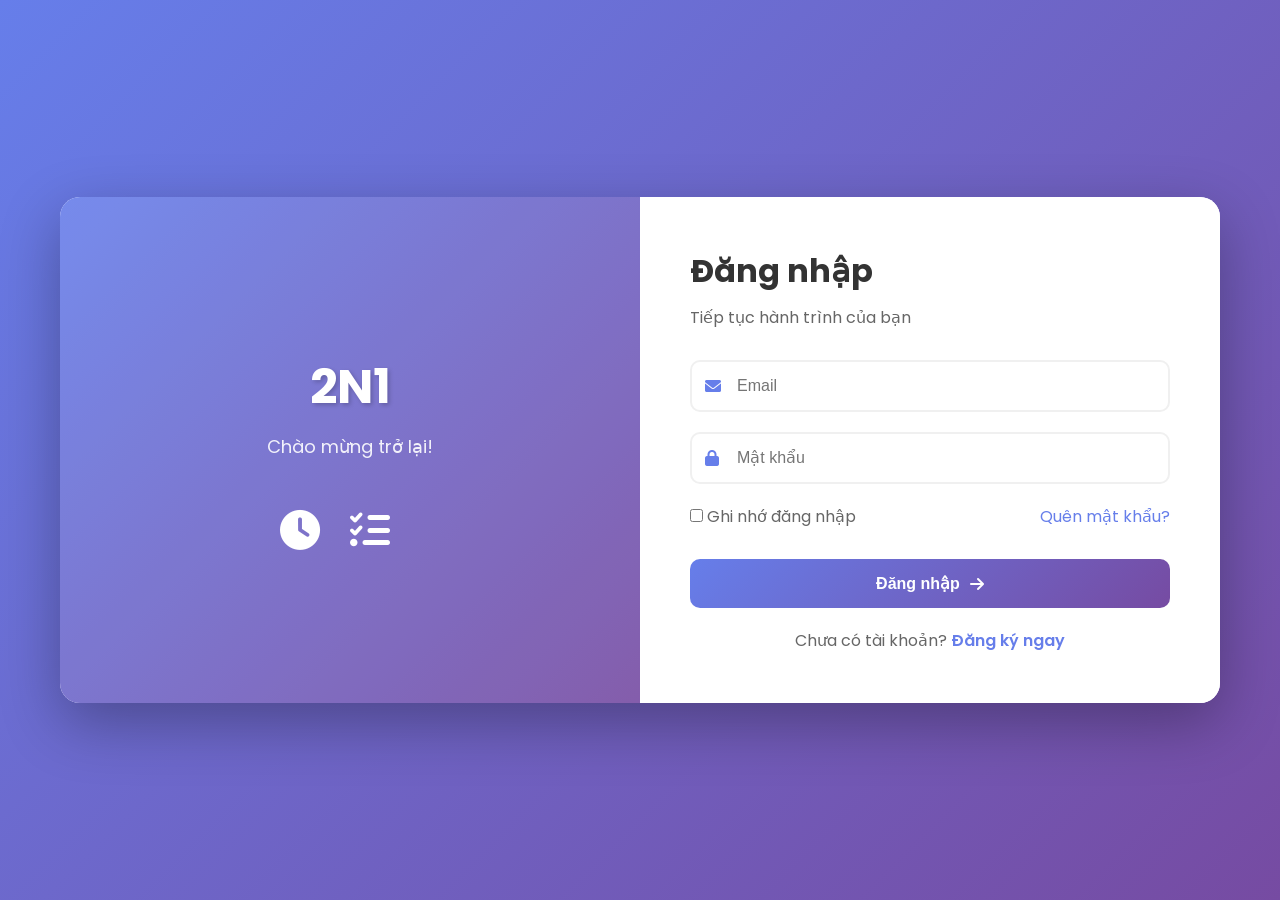
<file: index.html>
<!DOCTYPE html>
<html lang="vi">
<head>
    <meta charset="UTF-8">
    <meta name="viewport" content="width=device-width, initial-scale=1.0">
    <title>Đăng nhập - 2N1 Time Manager</title>
    <link rel="stylesheet" href="css/style.css">
    <link href="https://fonts.googleapis.com/css2?family=Poppins:wght@300;400;500;600;700&display=swap" rel="stylesheet">
    <link rel="stylesheet" href="https://cdnjs.cloudflare.com/ajax/libs/font-awesome/6.0.0/css/all.min.css">
</head>
<body>
    <div class="login-container">
        <div class="login-box">
            <div class="login-left">
                <div class="login-content">
                    <h1>2N1</h1>
                    <p>Chào mừng trở lại!</p>
                    <div class="floating-elements">
                        <i class="fas fa-clock"></i>
                        <i class="fas fa-tasks"></i>
                        <i class="fas fa-pomodoro"></i>
                    </div>
                </div>
            </div>
            <div class="login-right">
                <h2>Đăng nhập</h2>
                <p class="subtitle">Tiếp tục hành trình của bạn</p>
                
                <form id="loginForm" onsubmit="return handleLogin(event)">
                    <div class="input-group">
                        <i class="fas fa-envelope"></i>
                        <input type="email" id="email" placeholder="Email" required>
                    </div>
                    
                    <div class="input-group">
                        <i class="fas fa-lock"></i>
                        <input type="password" id="password" placeholder="Mật khẩu" required>
                    </div>
                    
                    <div class="remember-forgot">
                        <label>
                            <input type="checkbox"> Ghi nhớ đăng nhập
                        </label>
                        <a href="#">Quên mật khẩu?</a>
                    </div>
                    
                    <button type="submit" class="login-btn">
                        <span>Đăng nhập</span>
                        <i class="fas fa-arrow-right"></i>
                    </button>
                </form>
                
                <p class="register-link">
                    Chưa có tài khoản? <a href="register.html">Đăng ký ngay</a>
                </p>
            </div>
        </div>
    </div>

    <script>
        function handleLogin(event) {
            event.preventDefault();
            
            const email = document.getElementById('email').value;
            const password = document.getElementById('password').value;
            
            // Get user from localStorage
            const user = JSON.parse(localStorage.getItem('currentUser'));
            
            if (user && user.email === email && user.password === password) {
                localStorage.setItem('isLoggedIn', 'true');
                window.location.href = 'dashboard.html';
            } else {
                alert('Email hoặc mật khẩu không chính xác!');
            }
            
            return false;
        }
    </script>
</body>
</html>
</file>
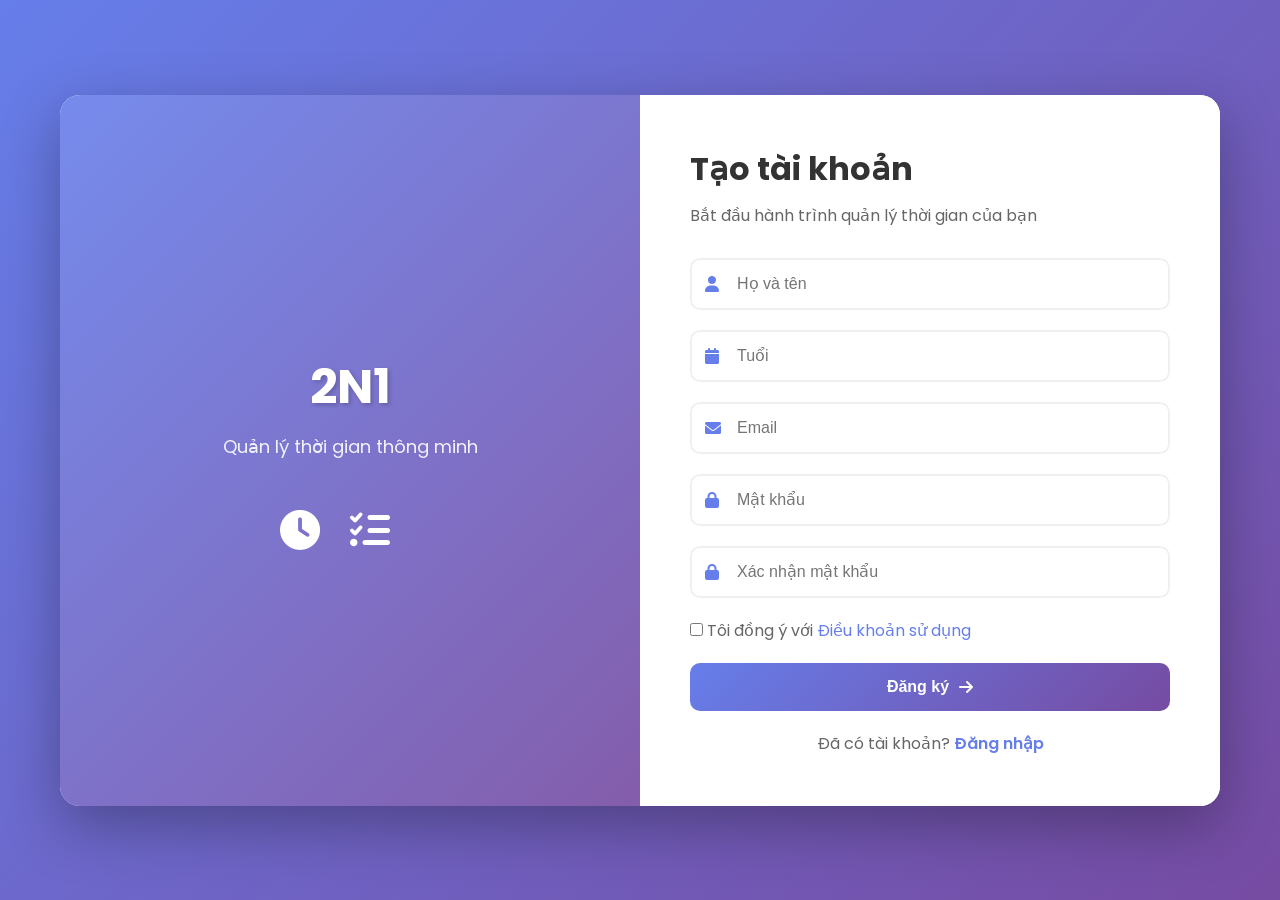
<file: register.html>
<!DOCTYPE html>
<html lang="vi">
<head>
    <meta charset="UTF-8">
    <meta name="viewport" content="width=device-width, initial-scale=1.0">
    <title>Đăng ký - 2N1 Time Manager</title>
    <link rel="stylesheet" href="css/style.css">
    <link href="https://fonts.googleapis.com/css2?family=Poppins:wght@300;400;500;600;700&display=swap" rel="stylesheet">
    <link rel="stylesheet" href="https://cdnjs.cloudflare.com/ajax/libs/font-awesome/6.0.0/css/all.min.css">
</head>
<body>
    <div class="register-container">
        <div class="register-box">
            <div class="register-left">
                <div class="register-content">
                    <h1>2N1</h1>
                    <p>Quản lý thời gian thông minh</p>
                    <div class="floating-elements">
                        <i class="fas fa-clock"></i>
                        <i class="fas fa-tasks"></i>
                        <i class="fas fa-pomodoro"></i>
                    </div>
                </div>
            </div>
            <div class="register-right">
                <h2>Tạo tài khoản</h2>
                <p class="subtitle">Bắt đầu hành trình quản lý thời gian của bạn</p>
                
                <form id="registerForm" onsubmit="return handleRegister(event)">
                    <div class="input-group">
                        <i class="fas fa-user"></i>
                        <input type="text" id="fullname" placeholder="Họ và tên" required>
                    </div>
                    
                    <div class="input-group">
                        <i class="fas fa-calendar"></i>
                        <input type="number" id="age" placeholder="Tuổi" min="1" max="120" required>
                    </div>
                    
                    <div class="input-group">
                        <i class="fas fa-envelope"></i>
                        <input type="email" id="email" placeholder="Email" required>
                    </div>
                    
                    <div class="input-group">
                        <i class="fas fa-lock"></i>
                        <input type="password" id="password" placeholder="Mật khẩu" required>
                    </div>
                    
                    <div class="input-group">
                        <i class="fas fa-lock"></i>
                        <input type="password" id="confirmPassword" placeholder="Xác nhận mật khẩu" required>
                    </div>
                    
                    <div class="terms">
                        <input type="checkbox" id="terms" required>
                        <label for="terms">Tôi đồng ý với <a href="#">Điều khoản sử dụng</a></label>
                    </div>
                    
                    <button type="submit" class="register-btn">
                        <span>Đăng ký</span>
                        <i class="fas fa-arrow-right"></i>
                    </button>
                </form>
                
                <p class="login-link">
                    Đã có tài khoản? <a href="index.html">Đăng nhập</a>
                </p>
            </div>
        </div>
    </div>

    <script>
        function handleRegister(event) {
            event.preventDefault();
            
            const fullname = document.getElementById('fullname').value;
            const age = document.getElementById('age').value;
            const email = document.getElementById('email').value;
            const password = document.getElementById('password').value;
            const confirmPassword = document.getElementById('confirmPassword').value;
            
            if (password !== confirmPassword) {
                alert('Mật khẩu xác nhận không khớp!');
                return false;
            }
            
            // Lưu thông tin user vào localStorage
            const user = {
                fullname: fullname,
                age: age,
                email: email,
                password: password,
                points: 0,
                pets: [],
                tasks: [],
                schedule: {}
            };
            
            localStorage.setItem('currentUser', JSON.stringify(user));
            localStorage.setItem('isLoggedIn', 'true');
            
            // Chuyển đến trang chủ
            window.location.href = 'dashboard.html';
            
            return false;
        }
    </script>
</body>
</html>
</file>
<file: css/style.css>
* {
    margin: 0;
    padding: 0;
    box-sizing: border-box;
}

body {
    font-family: 'Poppins', sans-serif;
    background: linear-gradient(135deg, #667eea 0%, #764ba2 100%);
    min-height: 100vh;
    display: flex;
    align-items: center;
    justify-content: center;
    overflow: hidden;
}

.login-container, .register-container {
    width: 100%;
    max-width: 1200px;
    padding: 20px;
    animation: fadeIn 1s ease;
}

@keyframes fadeIn {
    from {
        opacity: 0;
        transform: translateY(20px);
    }
    to {
        opacity: 1;
        transform: translateY(0);
    }
}

.login-box, .register-box {
    display: flex;
    background: rgba(255, 255, 255, 0.95);
    backdrop-filter: blur(10px);
    border-radius: 20px;
    overflow: hidden;
    box-shadow: 0 20px 60px rgba(0, 0, 0, 0.3);
    animation: scaleIn 0.5s ease;
}

@keyframes scaleIn {
    from {
        transform: scale(0.9);
        opacity: 0;
    }
    to {
        transform: scale(1);
        opacity: 1;
    }
}

.login-left, .register-left {
    flex: 1;
    background: linear-gradient(135deg, #667eea 0%, #764ba2 100%);
    padding: 50px;
    display: flex;
    align-items: center;
    justify-content: center;
    position: relative;
    overflow: hidden;
}

.login-left::before, .register-left::before {
    content: '';
    position: absolute;
    width: 200%;
    height: 200%;
    background: rgba(255, 255, 255, 0.1);
    transform: rotate(45deg);
    top: -50%;
    left: -50%;
    animation: shine 3s infinite;
}

@keyframes shine {
    0% {
        transform: rotate(45deg) translateY(-100%);
    }
    100% {
        transform: rotate(45deg) translateY(100%);
    }
}

.login-content, .register-content {
    text-align: center;
    color: white;
    z-index: 1;
}

.login-content h1, .register-content h1 {
    font-size: 48px;
    font-weight: 700;
    margin-bottom: 10px;
    text-shadow: 2px 2px 4px rgba(0, 0, 0, 0.2);
    animation: float 3s ease-in-out infinite;
}

@keyframes float {
    0%, 100% {
        transform: translateY(0);
    }
    50% {
        transform: translateY(-10px);
    }
}

.login-content p, .register-content p {
    font-size: 18px;
    opacity: 0.9;
}

.floating-elements {
    margin-top: 50px;
    display: flex;
    justify-content: center;
    gap: 30px;
}

.floating-elements i {
    font-size: 40px;
    animation: bounce 2s ease-in-out infinite;
}

.floating-elements i:nth-child(2) {
    animation-delay: 0.3s;
}

.floating-elements i:nth-child(3) {
    animation-delay: 0.6s;
}

@keyframes bounce {
    0%, 100% {
        transform: translateY(0);
    }
    50% {
        transform: translateY(-15px);
    }
}

.login-right, .register-right {
    flex: 1;
    padding: 50px;
    background: white;
}

.login-right h2, .register-right h2 {
    font-size: 32px;
    color: #333;
    margin-bottom: 10px;
}

.subtitle {
    color: #666;
    margin-bottom: 30px;
}

.input-group {
    position: relative;
    margin-bottom: 20px;
}

.input-group i {
    position: absolute;
    left: 15px;
    top: 50%;
    transform: translateY(-50%);
    color: #667eea;
    transition: all 0.3s;
}

.input-group input {
    width: 100%;
    padding: 15px 15px 15px 45px;
    border: 2px solid #f0f0f0;
    border-radius: 10px;
    font-size: 16px;
    transition: all 0.3s;
    outline: none;
}

.input-group input:focus {
    border-color: #667eea;
    box-shadow: 0 0 0 3px rgba(102, 126, 234, 0.1);
}

.input-group input:focus + i {
    color: #764ba2;
    transform: translateY(-50%) scale(1.1);
}

.remember-forgot {
    display: flex;
    justify-content: space-between;
    align-items: center;
    margin-bottom: 30px;
    color: #666;
}

.remember-forgot a {
    color: #667eea;
    text-decoration: none;
    transition: color 0.3s;
}

.remember-forgot a:hover {
    color: #764ba2;
}

.login-btn, .register-btn {
    width: 100%;
    padding: 15px;
    background: linear-gradient(135deg, #667eea 0%, #764ba2 100%);
    border: none;
    border-radius: 10px;
    color: white;
    font-size: 16px;
    font-weight: 600;
    cursor: pointer;
    display: flex;
    align-items: center;
    justify-content: center;
    gap: 10px;
    transition: all 0.3s;
    position: relative;
    overflow: hidden;
}

.login-btn::before, .register-btn::before {
    content: '';
    position: absolute;
    top: 50%;
    left: 50%;
    width: 0;
    height: 0;
    border-radius: 50%;
    background: rgba(255, 255, 255, 0.5);
    transform: translate(-50%, -50%);
    transition: width 0.6s, height 0.6s;
}

.login-btn:hover::before, .register-btn:hover::before {
    width: 300px;
    height: 300px;
}

.login-btn:hover, .register-btn:hover {
    transform: translateY(-2px);
    box-shadow: 0 10px 20px rgba(102, 126, 234, 0.4);
}

.login-btn i, .register-btn i {
    transition: transform 0.3s;
}

.login-btn:hover i, .register-btn:hover i {
    transform: translateX(5px);
}

.terms {
    margin-bottom: 20px;
    color: #666;
}

.terms a {
    color: #667eea;
    text-decoration: none;
}

.login-link, .register-link {
    text-align: center;
    margin-top: 20px;
    color: #666;
}

.login-link a, .register-link a {
    color: #667eea;
    text-decoration: none;
    font-weight: 600;
    transition: color 0.3s;
}

.login-link a:hover, .register-link a:hover {
    color: #764ba2;
}

/* Responsive */
@media (max-width: 768px) {
    .login-box, .register-box {
        flex-direction: column;
    }
    
    .login-left, .register-left {
        padding: 30px;
    }
    
    .floating-elements {
        margin-top: 20px;
    }
    
    .floating-elements i {
        font-size: 30px;
    }
}

@media (max-width: 480px) {
    .login-right, .register-right {
        padding: 30px;
    }
    
    .login-right h2, .register-right h2 {
        font-size: 24px;
    }
    
    .input-group input {
        padding: 12px 12px 12px 40px;
    }
}
</file>
